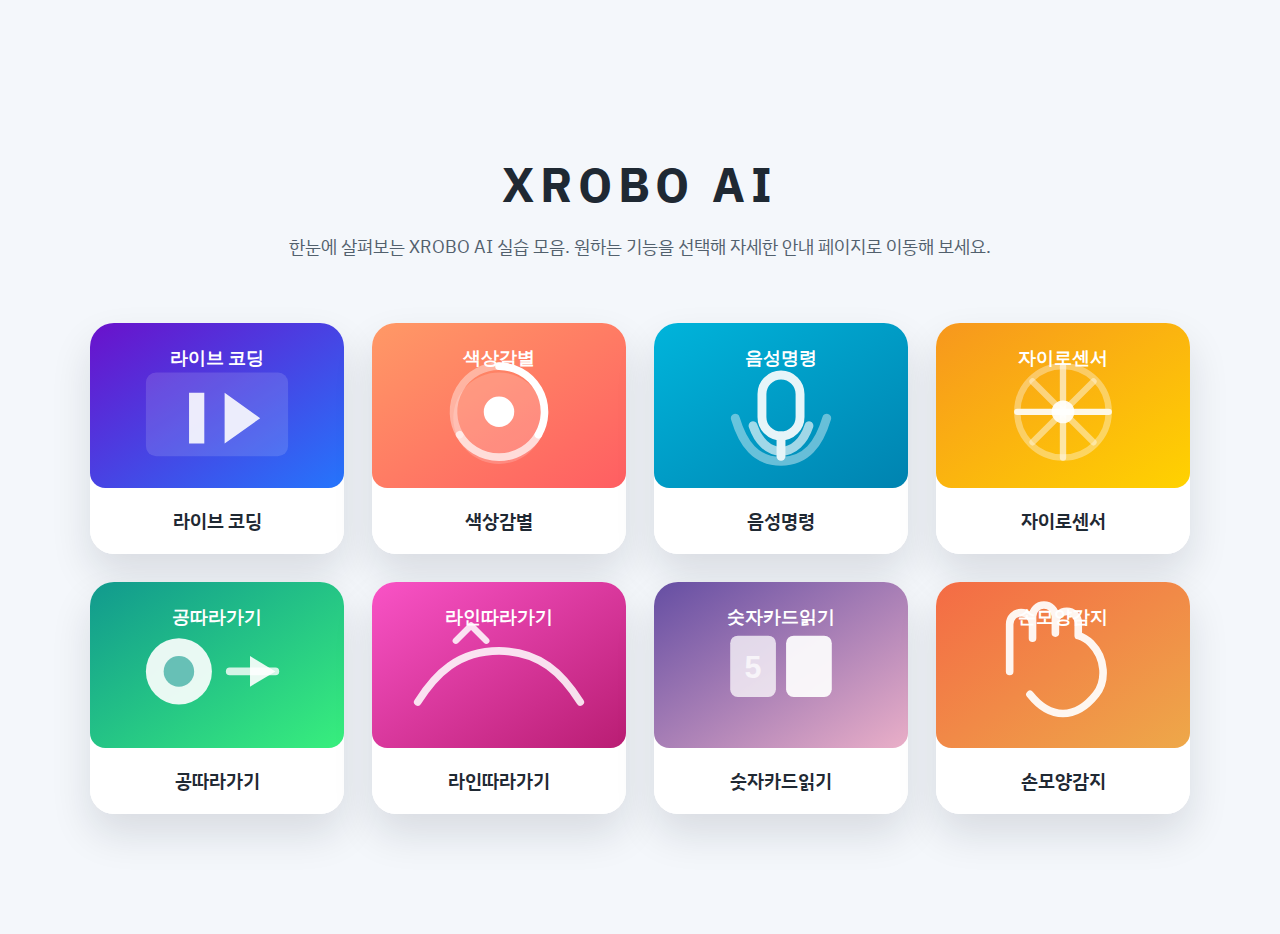
<file: manual/xrobo-ai.html>
<!DOCTYPE html>
<html lang="ko">
<head>
  <meta charset="UTF-8">
  <meta name="viewport" content="width=device-width, initial-scale=1.0">
  <title>XROBO AI</title>
  <link rel="preconnect" href="https://fonts.googleapis.com">
  <link rel="preconnect" href="https://fonts.gstatic.com" crossorigin>
  <link href="https://fonts.googleapis.com/css2?family=IBM+Plex+Sans+KR:wght@400;600;700&display=swap" rel="stylesheet">
  <link rel="stylesheet" href="src/ai.css">
</head>
<body>
  <header class="header">
    <h1>XROBO AI</h1>
    <p>한눈에 살펴보는 XROBO AI 실습 모음. 원하는 기능을 선택해 자세한 안내 페이지로 이동해 보세요.</p>
  </header>

  <main class="button-grid" aria-label="XROBO AI 기능 바로가기">
    <a class="feature-card" href="#live-coding" aria-label="라이브 코딩 페이지로 이동">
      <img src="img/ai/live-coding.svg" alt="라이브 코딩 대표 이미지">
      <span>라이브 코딩</span>
    </a>
    <a class="feature-card" href="#color-detect" aria-label="색상감별 페이지로 이동">
      <img src="img/ai/color-detect.svg" alt="색상감별 대표 이미지">
      <span>색상감별</span>
    </a>
    <a class="feature-card" href="#voice-command" aria-label="음성명령 페이지로 이동">
      <img src="img/ai/voice-command.svg" alt="음성명령 대표 이미지">
      <span>음성명령</span>
    </a>
    <a class="feature-card" href="#gyro-sensor" aria-label="자이로센서 페이지로 이동">
      <img src="img/ai/gyro-sensor.svg" alt="자이로센서 대표 이미지">
      <span>자이로센서</span>
    </a>
    <a class="feature-card" href="#ball-follow" aria-label="공따라가기 페이지로 이동">
      <img src="img/ai/ball-follow.svg" alt="공따라가기 대표 이미지">
      <span>공따라가기</span>
    </a>
    <a class="feature-card" href="#line-follow" aria-label="라인따라가기 페이지로 이동">
      <img src="img/ai/line-follow.svg" alt="라인따라가기 대표 이미지">
      <span>라인따라가기</span>
    </a>
    <a class="feature-card" href="#number-card" aria-label="숫자카드읽기 페이지로 이동">
      <img src="img/ai/number-card.svg" alt="숫자카드읽기 대표 이미지">
      <span>숫자카드읽기</span>
    </a>
    <a class="feature-card" href="#hand-gesture" aria-label="손모양감지 페이지로 이동">
      <img src="img/ai/hand-gesture.svg" alt="손모양감지 대표 이미지">
      <span>손모양감지</span>
    </a>
  </main>
</body>
</html>
</file>
<file: manual/src/ai.css>
body {
  background: #f4f7fb;
  color: #1f2933;
  font-family: 'IBM Plex Sans KR', 'Noto Sans KR', sans-serif;
  margin: 0;
}

.header {
  text-align: center;
  padding: 120px 16px 48px;
}

.header h1 {
  font-size: 3rem;
  margin-bottom: 0.5rem;
  letter-spacing: 0.12em;
}

.header p {
  font-size: 1.1rem;
  color: #52606d;
}

.button-grid {
  max-width: 1100px;
  margin: 0 auto;
  padding: 0 24px 120px;
  display: grid;
  grid-template-columns: repeat(4, minmax(0, 1fr));
  gap: 28px;
}

.feature-card {
  display: flex;
  flex-direction: column;
  text-decoration: none;
  border-radius: 24px;
  overflow: hidden;
  background: #ffffff;
  box-shadow: 0 20px 40px rgba(15, 23, 42, 0.12);
  transition: transform 0.2s ease, box-shadow 0.2s ease;
}

.feature-card img {
  width: 100%;
  height: auto;
  display: block;
}

.feature-card span {
  display: block;
  padding: 20px 24px;
  font-size: 1.2rem;
  font-weight: 600;
  color: #1f2933;
  text-align: center;
  background: #ffffff;
}

.feature-card:hover,
.feature-card:focus {
  transform: translateY(-8px);
  box-shadow: 0 28px 56px rgba(15, 23, 42, 0.2);
}

@media (max-width: 1200px) {
  .button-grid {
    grid-template-columns: repeat(3, minmax(0, 1fr));
  }
}

@media (max-width: 900px) {
  .header {
    padding-top: 96px;
  }
  .button-grid {
    grid-template-columns: repeat(2, minmax(0, 1fr));
  }
}

@media (max-width: 600px) {
  .header h1 {
    font-size: 2.2rem;
  }
  .button-grid {
    grid-template-columns: 1fr;
  }
}
</file>
